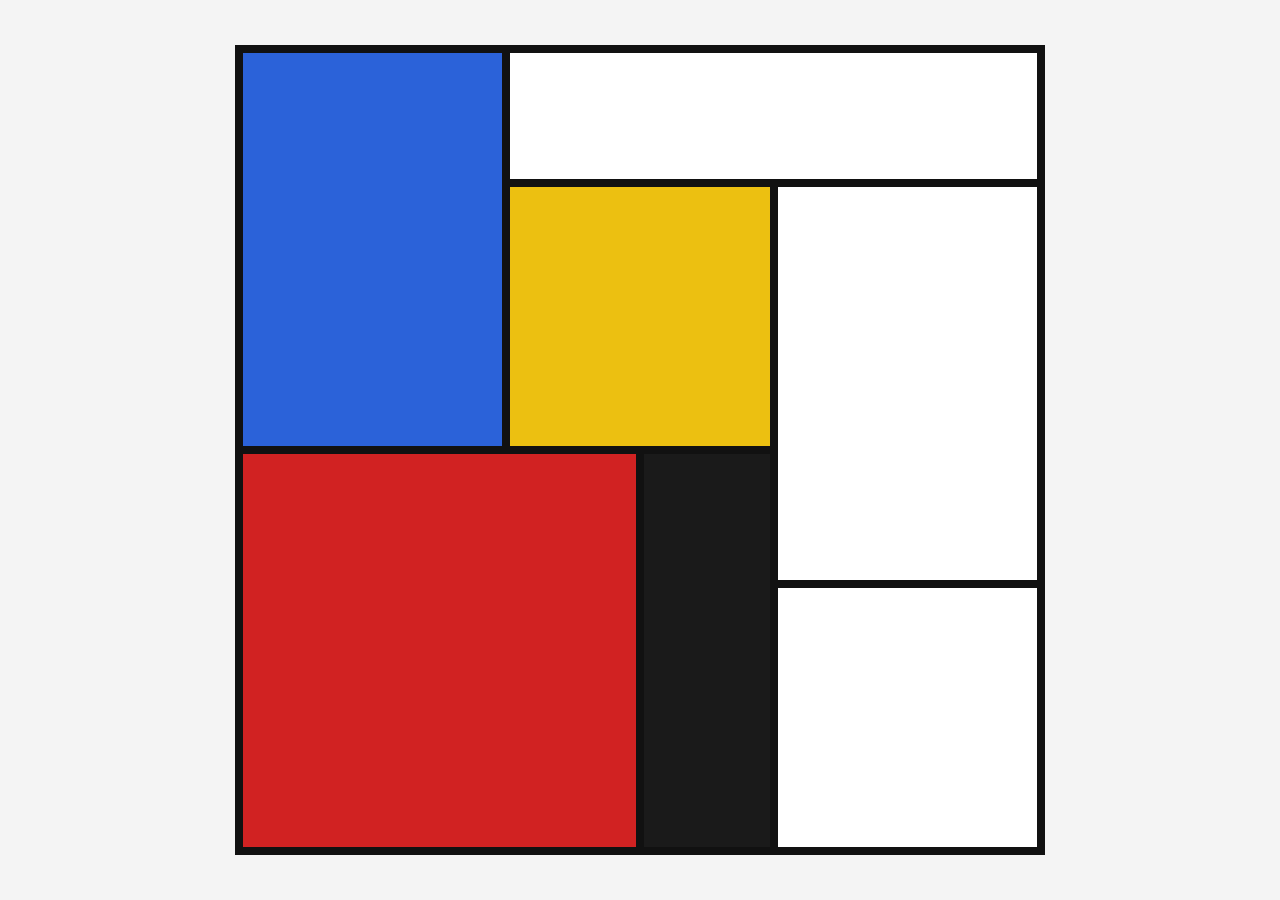
<file: task1/index.html>
<!DOCTYPE html>
<html lang="ru">
<head>
  <meta charset="UTF-8">
  <meta name="viewport" content="width=device-width, initial-scale=1.0">
  <title>Geometric Composition (Mondrian CSS Grid)</title>
  <link rel="stylesheet" href="style.css">
</head>
<body>

  <div class="grid-container">
    <div class="blue block-blue"></div>
    <div class="white block-top-white"></div>
    <div class="yellow block-yellow"></div>
    <div class="white block-mid-white"></div>
    <div class="red block-red"></div>
    <div class="black block-black"></div>
    <div class="white block-bottom-white"></div>
  </div>

</body>
</html>
</file>
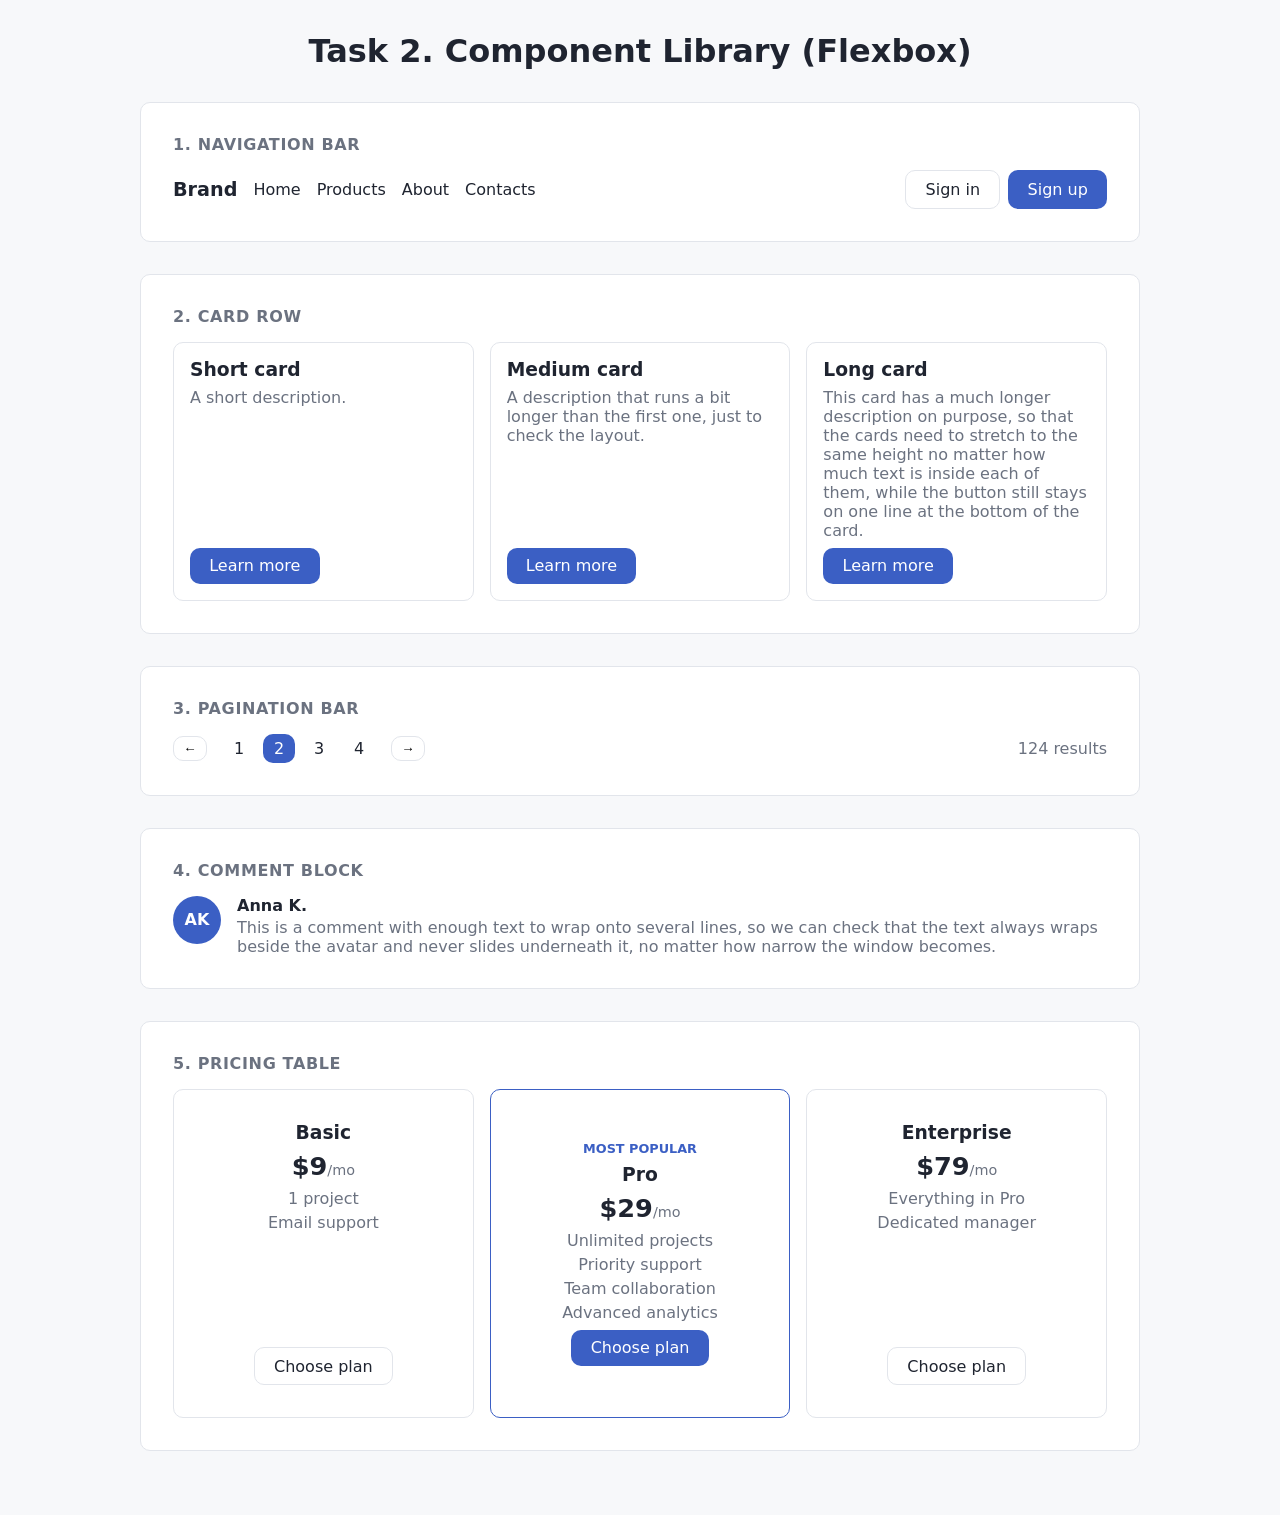
<file: task2/index.html>
<!DOCTYPE html>
<html lang="en">
<head>
<meta charset="UTF-8">
<meta name="viewport" content="width=device-width, initial-scale=1">
<title>Task 2 — Component Library (Flexbox)</title>
<link rel="stylesheet" href="style.css">
</head>
<body>

  <h1 class="page-title">Task 2. Component Library (Flexbox)</h1>

  <section class="block">
    <h2 class="block-title">1. Navigation bar</h2>
    <nav class="navbar">
      <div class="logo">Brand</div>
      <ul class="nav-links">
        <li><a href="#">Home</a></li>
        <li><a href="#">Products</a></li>
        <li><a href="#">About</a></li>
        <li><a href="#">Contacts</a></li>
      </ul>
      <div class="nav-actions">
        <button class="btn btn-ghost">Sign in</button>
        <button class="btn btn-primary">Sign up</button>
      </div>
    </nav>
  </section>



  <section class="block">
    <h2 class="block-title">2. Card row</h2>
    <div class="card-row">
      <article class="card">
        <h3>Short card</h3>
        <p>A short description.</p>
        <button class="btn btn-primary">Learn more</button>
      </article>
      <article class="card">
        <h3>Medium card</h3>
        <p>A description that runs a bit longer than the first one, just to check the layout.</p>
        <button class="btn btn-primary">Learn more</button>
      </article>
      <article class="card">
        <h3>Long card</h3>
        <p>This card has a much longer description on purpose, so that the cards need to stretch to the same
          height no matter how much text is inside each of them, while the button still stays on one line at
          the bottom of the card.</p>
        <button class="btn btn-primary">Learn more</button>
      </article>
    </div>
  </section>

  
  <section class="block">
    <h2 class="block-title">3. Pagination bar</h2>
    <div class="pagination">
      <button class="page-arrow">&larr;</button>
      <ul class="page-numbers">
        <li><a href="#">1</a></li>
        <li><a href="#" class="active">2</a></li>
        <li><a href="#">3</a></li>
        <li><a href="#">4</a></li>
      </ul>
      <button class="page-arrow">&rarr;</button>
      <span class="page-count">124 results</span>
    </div>
  </section>

  <!-- 4. Comment block -->
  <section class="block">
    <h2 class="block-title">4. Comment block</h2>
    <div class="comment">
      <div class="avatar">AK</div>
      <div class="comment-body">
        <p class="comment-author">Anna K.</p>
        <p class="comment-text">This is a comment with enough text to wrap onto several lines, so we can
          check that the text always wraps beside the avatar and never slides underneath it, no matter how
          narrow the window becomes.</p>
      </div>
    </div>
  </section>


  <section class="block">
    <h2 class="block-title">5. Pricing table</h2>
    <div class="pricing">
      <div class="plan">
        <h3>Basic</h3>
        <p class="price">$9<span>/mo</span></p>
        <ul>
          <li>1 project</li>
          <li>Email support</li>
        </ul>
        <button class="btn btn-ghost">Choose plan</button>
      </div>
      <div class="plan plan-featured">
        <p class="badge">Most popular</p>
        <h3>Pro</h3>
        <p class="price">$29<span>/mo</span></p>
        <ul>
          <li>Unlimited projects</li>
          <li>Priority support</li>
          <li>Team collaboration</li>
          <li>Advanced analytics</li>
        </ul>
        <button class="btn btn-primary">Choose plan</button>
      </div>
      <div class="plan">
        <h3>Enterprise</h3>
        <p class="price">$79<span>/mo</span></p>
        <ul>
          <li>Everything in Pro</li>
          <li>Dedicated manager</li>
        </ul>
        <button class="btn btn-ghost">Choose plan</button>
      </div>
    </div>
  </section>

</body>
</html>
</file>
<file: task1/style.css>
* {
  box-sizing: border-box;
  margin: 0;
  padding: 0;
}

body {
  display: flex;
  justify-content: center;
  align-items: center;
  min-height: 100vh;
  background-color: #f4f4f4;
}



.grid-container {
  display: grid;
  grid-template-columns: repeat(6, 1fr);
  grid-template-rows: repeat(6, 1fr);
  gap: 8px; 



  width: min(90vw, 90vh);
  aspect-ratio: 1 / 1;



  background-color: #111;
  border: 8px solid #111;
}


.blue   { background-color: #2b62d9; }
.yellow { background-color: #ecc011; }
.red    { background-color: #d12222; }
.black  { background-color: #1a1a1a; }
.white  { background-color: #ffffff; }


.block-blue {
  grid-column: 1 / 3;
  grid-row: 1 / 4;
}

.block-top-white {
  grid-column: 3 / 7;
  grid-row: 1 / 2;
}


.block-yellow {
  grid-column: 3 / 5;
  grid-row: 2 / 4;
}



.block-mid-white {
  grid-column: 5 / 7;
  grid-row: 2 / 5;
}


.block-red {
  grid-column: 1 / 4;
  grid-row: 4 / 7;
}


.block-black {
  grid-column: 4 / 5;
  grid-row: 4 / 7;
}


.block-bottom-white {
  grid-column: 5 / 7;
  grid-row: 5 / 7;
}
</file>
<file: task2/style.css>
* {
  box-sizing: border-box;
  margin: 0;
  padding: 0;
}

:root {
  --color-primary: #3b5fc4;
  --color-primary-dark: #2c48a0;
  --color-dark: #1f2430;
  --color-muted: #6b7280;
  --color-border: #e2e5eb;
  --color-bg: #f7f8fa;
  --radius: 10px;
  --gap-sm: 0.5rem;
  --gap-md: 1rem;
  --gap-lg: 2rem;
  --font: system-ui, Arial, sans-serif;
}

body {
  font-family: var(--font);
  background: var(--color-bg);
  color: var(--color-dark);
  padding: var(--gap-lg) 1rem;
}

.page-title {
  text-align: center;
  margin-bottom: var(--gap-lg);
}

.block {
  max-width: 1000px;
  margin: 0 auto var(--gap-lg);
  background: #fff;
  border: 1px solid var(--color-border);
  border-radius: var(--radius);
  padding: var(--gap-lg);
}

.block-title {
  font-size: 1rem;
  color: var(--color-muted);
  margin-bottom: var(--gap-md);
  text-transform: uppercase;
  letter-spacing: 0.04em;
}

.btn {
  border: none;
  border-radius: var(--radius);
  padding: 0.55em 1.2em;
  font: inherit;
  cursor: pointer;
  white-space: nowrap;
}
.btn-primary { 
  background: var(--color-primary); color: #fff;
 }
.btn-primary:hover { background: var(--color-primary-dark); }
.btn-ghost { background: transparent; border: 1px solid var(--color-border); color: var(--color-dark); }


.navbar {
  display: flex;
  align-items: center;
  flex-wrap: wrap;
  gap: var(--gap-md);
}

.logo { font-weight: 700; font-size: 1.2rem; }

.nav-links {
  display: flex;
  flex-wrap: wrap;
  gap: var(--gap-md);
  list-style: none;
  flex: 1 1 auto;
}


.nav-links a { text-decoration: none; color: var(--color-dark); }
.nav-actions {
  display: flex;
  gap: var(--gap-sm);
  margin-left: auto; 
}



.card-row {
  display: flex;
  flex-wrap: wrap;
  gap: var(--gap-md);
  align-items: stretch;
}
.card {
  flex: 1 1 220px;
  display: flex;
  flex-direction: column;
  gap: var(--gap-sm);
  border: 1px solid var(--color-border);
  border-radius: var(--radius);
  padding: var(--gap-md);
}
.card p { color: var(--color-muted); flex: 1; }
.card .btn { align-self: flex-start; }


.pagination {
  display: flex;
  align-items: center;
  justify-content: center;
  flex-wrap: wrap;
  gap: var(--gap-md);
  position: relative;
}
.page-numbers {
  display: flex;
  gap: var(--gap-sm);
  list-style: none;
}
.page-numbers a {
  display: inline-flex;
  align-items: center;
  justify-content: center;
  min-width: 2em;
  padding: 0.3em;
  border-radius: var(--radius);
  text-decoration: none;
  color: var(--color-dark);
}
.page-numbers a.active { background: var(--color-primary); color: #fff; }
.page-arrow {
  background: transparent;
  border: 1px solid var(--color-border);
  border-radius: var(--radius);
  padding: 0.3em 0.7em;
  cursor: pointer;
}
.page-count {
  color: var(--color-muted);
  margin-left: auto; /* pinned to the right edge; wraps below on narrow screens */
}

/* 4. Comment block --------------------------------------------------- */
.comment {
  display: flex;
  gap: var(--gap-md);
  align-items: flex-start;
}
.avatar {
  flex: 0 0 auto;
  width: 3em;
  height: 3em;
  border-radius: 50%;
  background: var(--color-primary);
  color: #fff;
  display: flex;
  align-items: center;
  justify-content: center;
  font-weight: 700;
}
.comment-body { flex: 1 1 0; min-width: 0; }
.comment-author { font-weight: 700; margin-bottom: 0.2em; }
.comment-text { color: var(--color-muted); }




.pricing {
  display: flex;
  flex-wrap: wrap;
  gap: var(--gap-md);
  align-items: stretch;
}
.plan {
  flex: 1 1 220px;
  display: flex;
  flex-direction: column;
  gap: var(--gap-sm);
  border: 1px solid var(--color-border);
  border-radius: var(--radius);
  padding: var(--gap-lg) var(--gap-md);
  text-align: center;
}
.plan-featured {
  border-color: var(--color-primary);
  padding-top: calc(var(--gap-lg) * 1.6); 
  padding-bottom: calc(var(--gap-lg) * 1.6);
}
.badge {
  color: var(--color-primary);
  font-size: 0.8rem;
  font-weight: 700;
  text-transform: uppercase;
}
.price { font-size: 1.6rem; font-weight: 700; }
.price span { font-size: 0.9rem; color: var(--color-muted); font-weight: 400; }
.plan ul { list-style: none; color: var(--color-muted); flex: 1; display: flex; flex-direction: column; gap: 0.3em; }
.plan .btn { align-self: center; }
</file>
